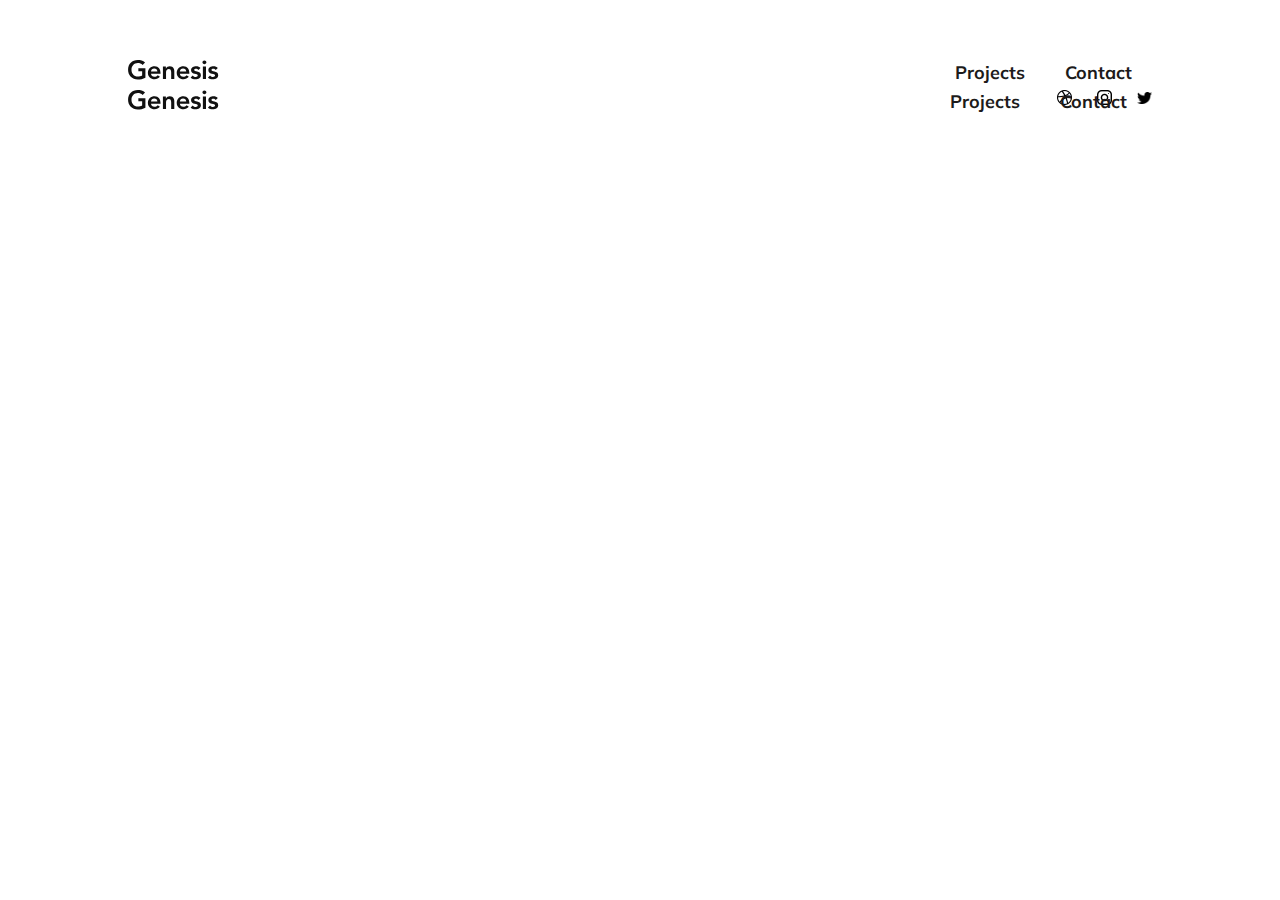
<file: index.html>
<!DOCTYPE html>
<html lang="en">
  <head>
    <meta charset="UTF-8" />
    <meta name="viewport" content="width=device-width, initial-scale=1.0" />
    <title>Assignment 11</title>
    <link rel="preconnect" href="https://fonts.googleapis.com" />
    <link rel="preconnect" href="https://fonts.gstatic.com" crossorigin />
    <link
      href="https://fonts.googleapis.com/css2?family=Mulish:ital,wght@0,200..1000;1,200..1000&display=swap"
      rel="stylesheet"
    />

    <link rel="stylesheet" href="styles/reset.css" />
    <link rel="stylesheet" href="styles/index.css" />
  </head>
  <body>
    <header class="header">
      <div class="header-main-logo">
        <a href="#"><img src="images/Logo.svg" alt="main-logo" /></a>
      </div>
      <nav class="header-main-navigation">
        <ul>
          <li><a href="pages/projects.html">Projects</a></li>
          <li><a href="pages/contact.html">Contact</a></li>
        </ul>
      </nav>
    </header>
    <main></main>
    <footer class="footer">
      <div class="header-main-logo">
        <a href="#"><img src="images/Logo.svg" alt="main-logo" /></a>
      </div>
      <nav class="footer-main-navigation">
        <ul>
          <li><a href="#">Projects</a></li>
          <li><a href="#">Contact</a></li>
        </ul>
      </nav>
      <div class="SM-links">
        <a href="#"
          ><img src="images/dribbble-logo.png" alt="dribble logo"
        /></a>
        <a href="#"
          ><img src="images/instagram-logo.png" alt="instagram logo"
        /></a>
        <a href="#"><img src="images/twitter-logo.png" alt="twitter logo" /></a>
      </div>
    </footer>
  </body>
</html>
</file>
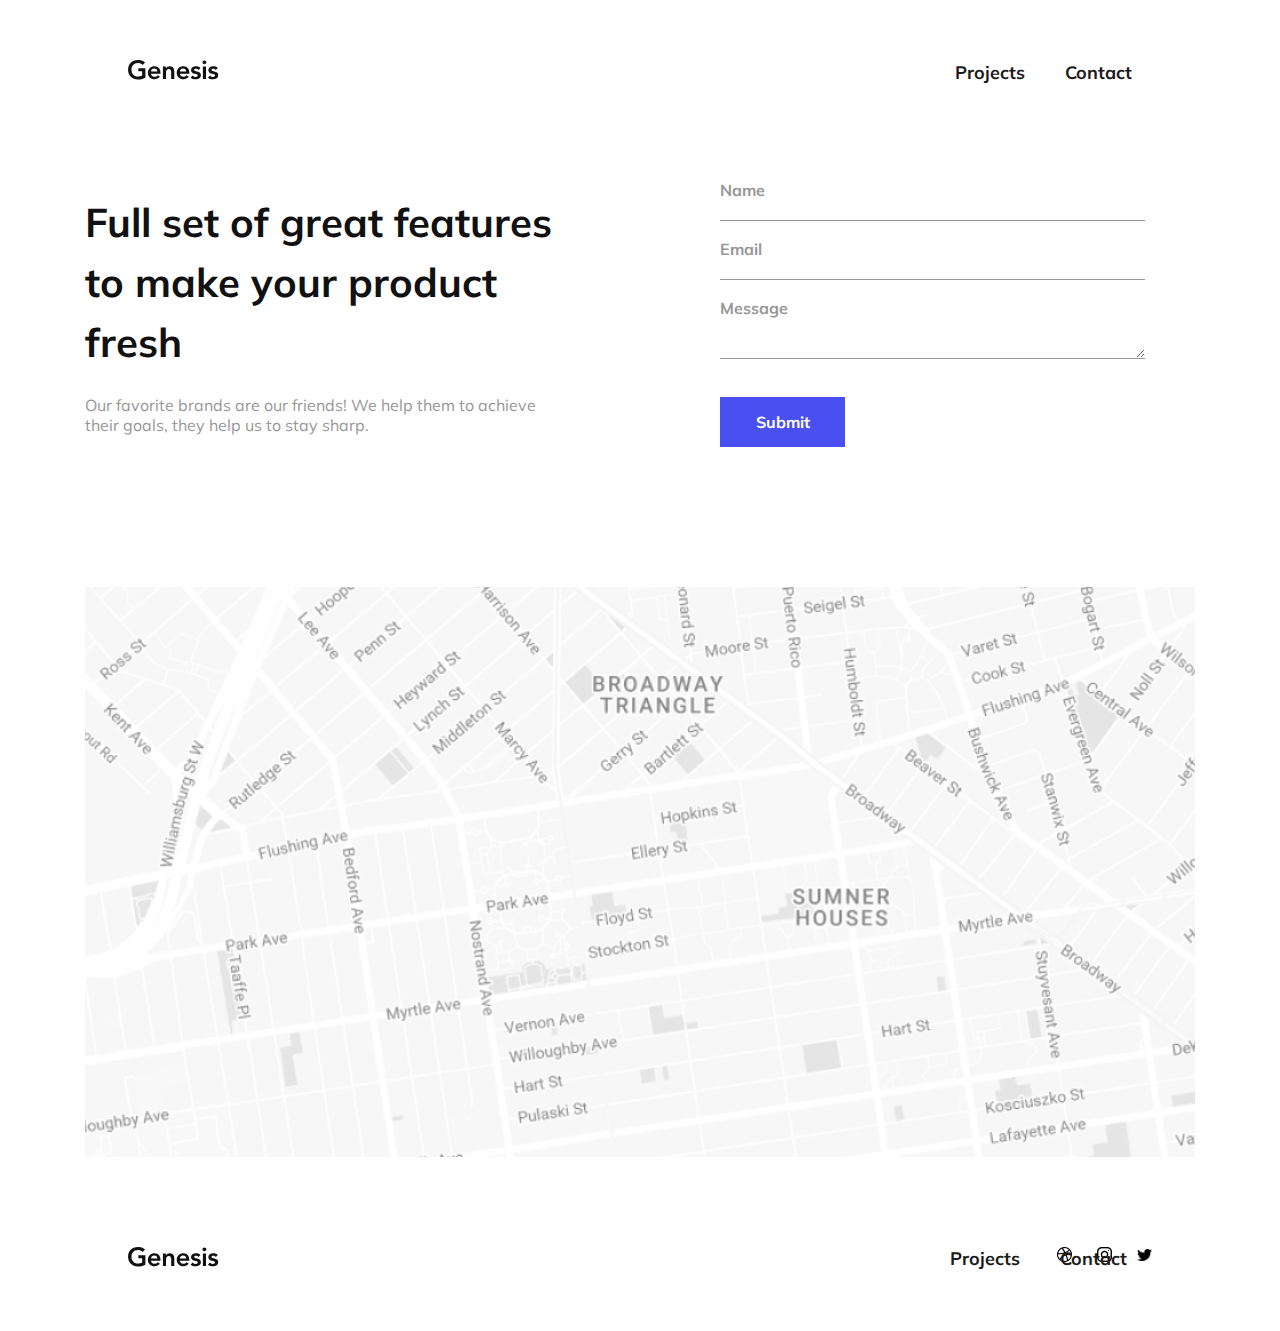
<file: pages/contact.html>
<!DOCTYPE html>
<html lang="en">
  <head>
    <meta charset="UTF-8" />
    <meta name="viewport" content="width=device-width, initial-scale=1.0" />
    <title>Contact</title>
    <link rel="preconnect" href="https://fonts.googleapis.com" />
    <link rel="preconnect" href="https://fonts.gstatic.com" crossorigin />
    <link
      href="https://fonts.googleapis.com/css2?family=Mulish:ital,wght@0,200..1000;1,200..1000&display=swap"
      rel="stylesheet"
    />

    <link rel="stylesheet" href="/styles/reset.css" />
    <link rel="stylesheet" href="/styles/index.css" />
  </head>
  <body>
    <header class="header">
      <div class="header-main-logo">
        <a href="/pages/landing.html"
          ><img src="/images/Logo.svg" alt="main-logo"
        /></a>
      </div>
      <nav class="header-main-navigation">
        <ul>
          <li><a href="/pages/projects.html">Projects</a></li>
          <li><a href="#">Contact</a></li>
        </ul>
      </nav>
    </header>

    <main>
      <div class="contact">
        <div class="contact-text">
          <h1>Full set of great features to make your product fresh</h1>
          <p>
            Our favorite brands are our friends! We help them to achieve their
            goals, they help us to stay sharp.
          </p>
        </div>
        <form action="example.html" method="get">
          <label for="name">Name</label>
          <input required type="text" id="name" name="name" />
          <br />
          <label for="name">Email</label>
          <input required type="email" id="email" name="email" />
          <br />
          <label for="massage">Message</label>
          <textarea required type="message" id="message" name="message">
          </textarea>
          <button>Submit</button>
        </form>
      </div>
      <img class="map" src="/images/Map.png" alt="map" />
    </main>

    <footer class="footer">
      <div class="header-main-logo">
        <a href="#"><img src="/images/Logo.svg" alt="main-logo" /></a>
      </div>
      <nav class="footer-main-navigation">
        <ul>
          <li><a href="#">Projects</a></li>
          <li><a href="#">Contact</a></li>
        </ul>
      </nav>
      <div class="SM-links">
        <a href="#"
          ><img src="/images/dribbble-logo.png" alt="dribble logo"
        /></a>
        <a href="#"
          ><img src="/images/instagram-logo.png" alt="instagram logo"
        /></a>
        <a href="#"
          ><img src="/images/twitter-logo.png" alt="twitter logo"
        /></a>
      </div>
    </footer>
  </body>
</html>
</file>
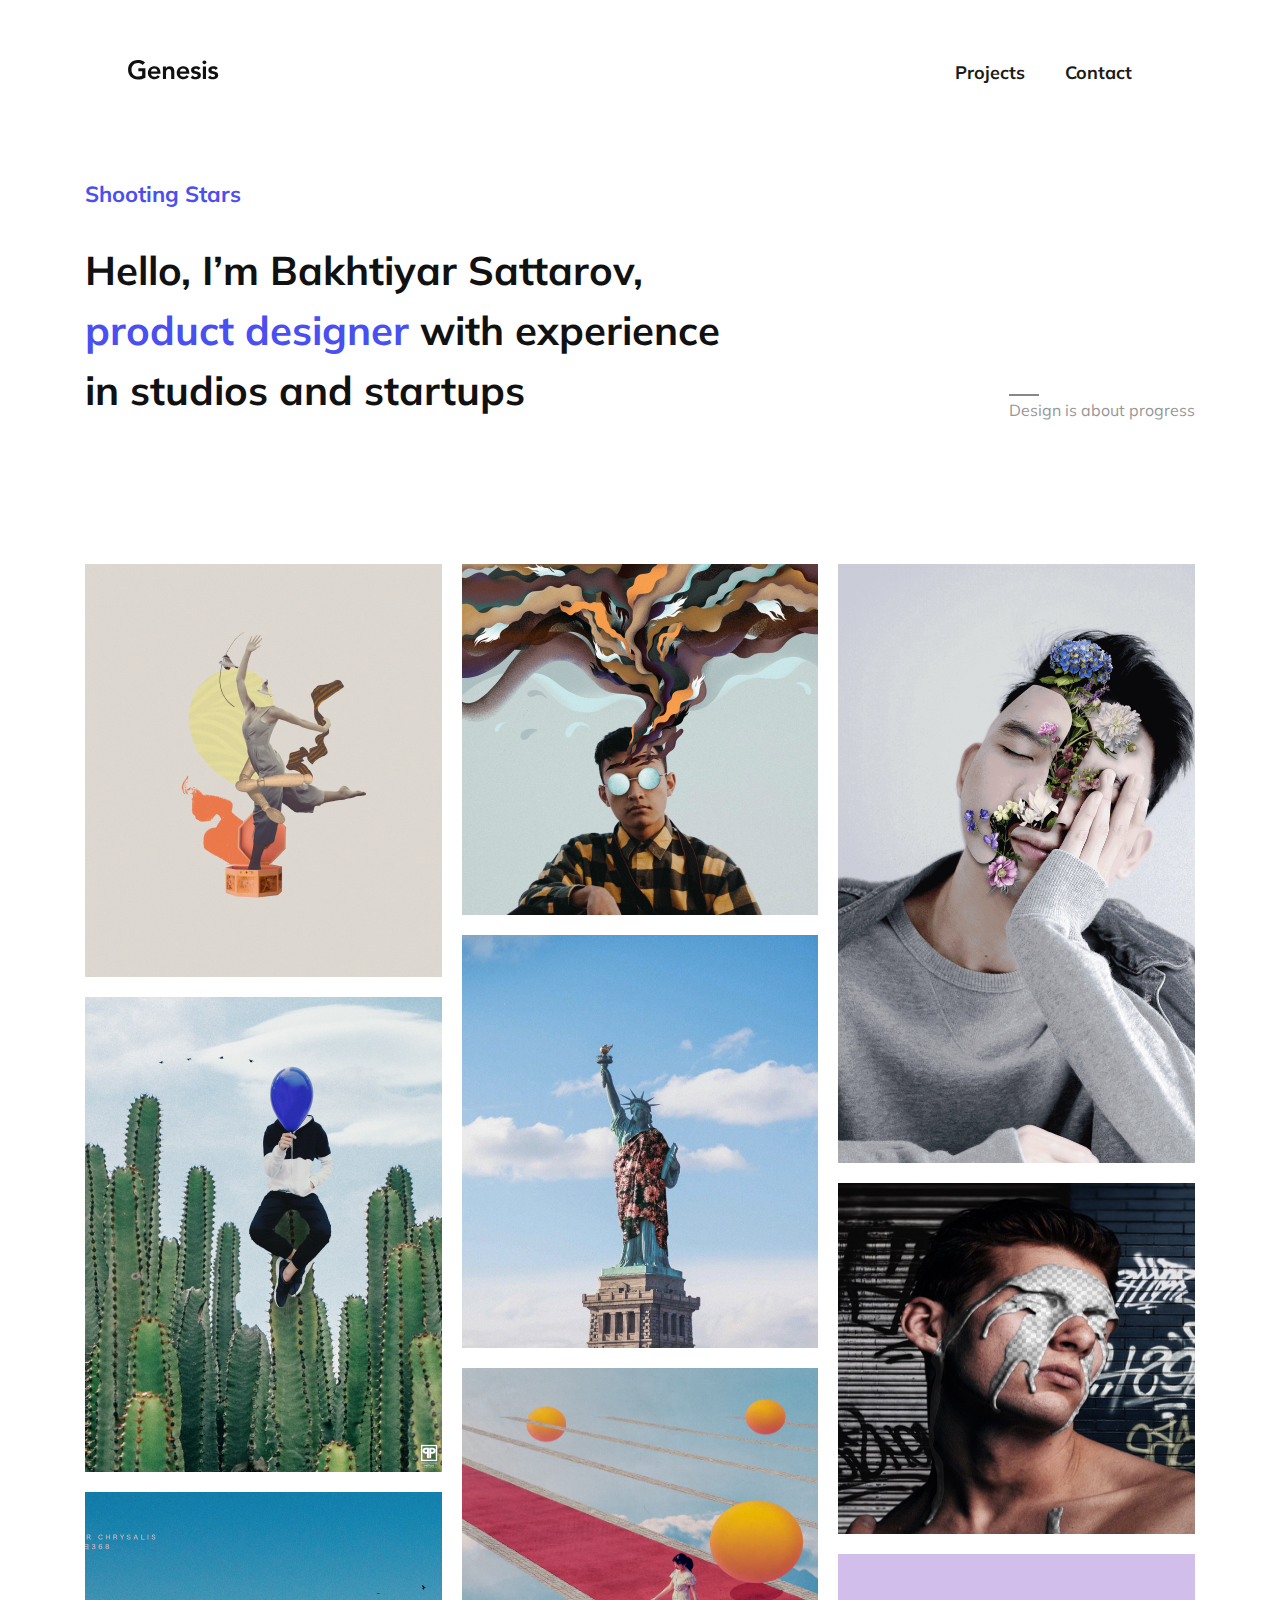
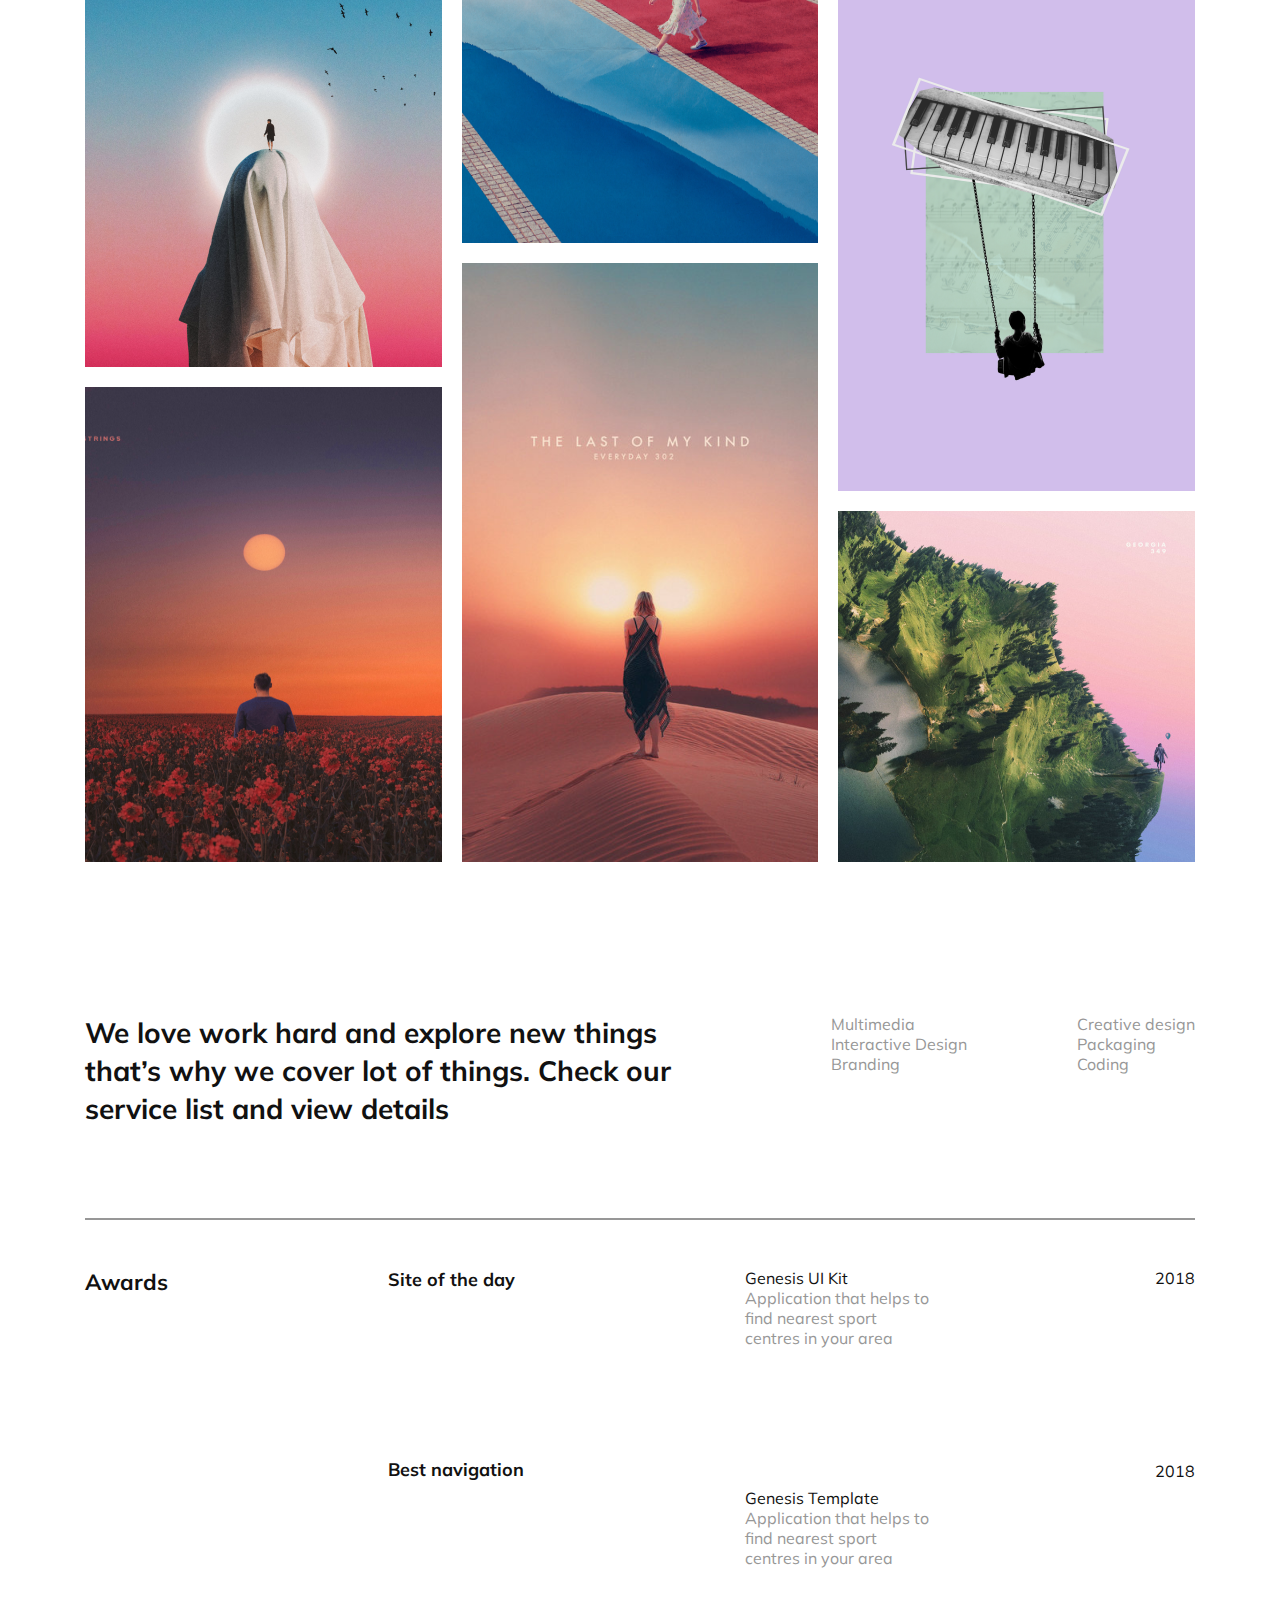
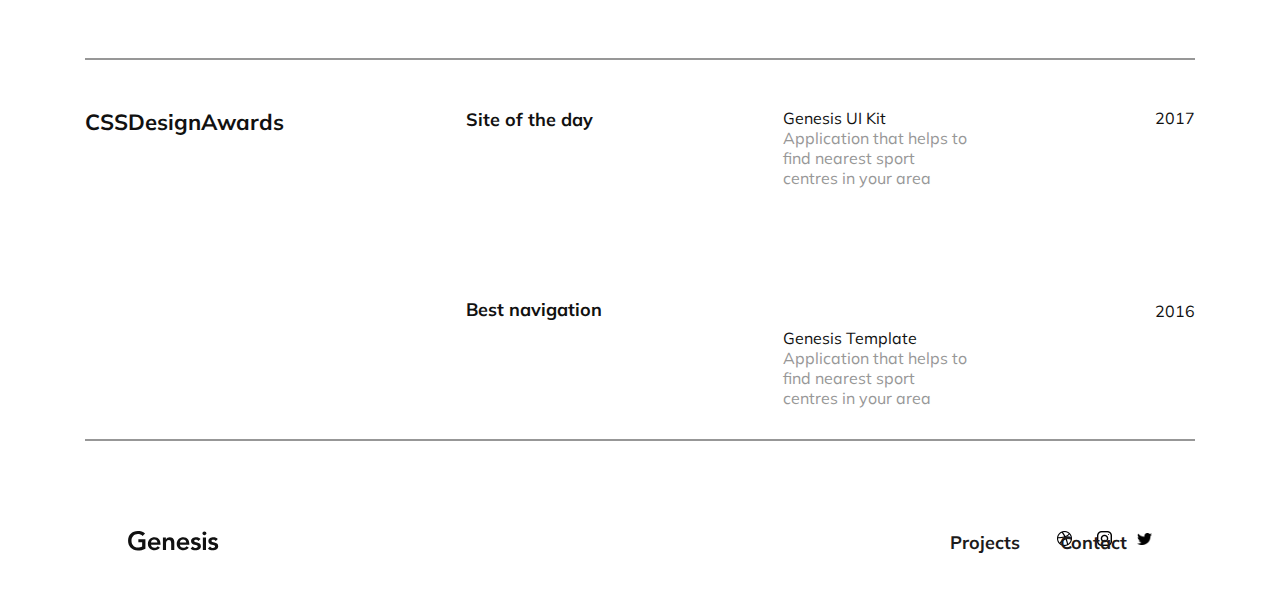
<file: pages/landing.html>
<!DOCTYPE html>
<html lang="en">
  <head>
    <meta charset="UTF-8" />
    <meta name="viewport" content="width=device-width, initial-scale=1.0" />
    <title>Genesis</title>
    <link rel="preconnect" href="https://fonts.googleapis.com" />
    <link rel="preconnect" href="https://fonts.gstatic.com" crossorigin />
    <link
      href="https://fonts.googleapis.com/css2?family=Mulish:ital,wght@0,200..1000;1,200..1000&display=swap"
      rel="stylesheet"
    />

    <link rel="stylesheet" href="/styles/reset.css" />
    <link rel="stylesheet" href="/styles/index.css" />
  </head>
  <body>
    <header class="header">
      <div class="header-main-logo">
        <a href="#"><img src="/images/Logo.svg" alt="main-logo" /></a>
      </div>
      <nav class="header-main-navigation">
        <ul>
          <li><a href="/pages/projects.html">Projects</a></li>
          <li><a href="/pages/contact.html">Contact</a></li>
        </ul>
      </nav>
    </header>

    <main>
      <div class="card1">
        <div class="value-1-left">
          <h3>Shooting Stars</h3>
          <h1>
            Hello, I’m Bakhtiyar Sattarov,
            <span class="blue-dye"> product designer</span> with experience in
            studios and startups
          </h1>
        </div>
        <div class="value-1-right">
          <img src="/images/Rectangle.svg" alt="line" />
          <p>Design is about progress</p>
        </div>
      </div>
      <div class="grid-container">
        <img class="grid-img1" src="/images/image1.png" alt="" />
        <img class="grid-img2" src="/images/image2.png" alt="" />
        <img class="grid-img3" src="/images/image3.png" alt="" />
        <img class="grid-img4" src="/images/image4.png" alt="" />
        <img class="grid-img5" src="/images/image5.png" alt="" />
        <img class="grid-img6" src="/images/image6.png" alt="" />
        <img class="grid-img7" src="/images/image7.png" alt="" />
        <img class="grid-img8" src="/images/image8.png" alt="" />
        <img class="grid-img9" src="/images/image9.png" alt="" />
        <img class="grid-img10" src="/images/image10.png" alt="" />
        <img class="grid-img11" src="/images/image11.png" alt="" />
        <img class="grid-img12" src="/images/image12.png" alt="" />
      </div>

      <div class="card2">
        <div class="value-1-left">
          <h2>
            We love work hard and explore new things that’s why we cover lot of
            things. Check our service list and view details
          </h2>
        </div>
        <div class="value-1-right">
          <ul>
            <p>Multimedia</p>
            <p>Interactive Design</p>
            <p>Branding</p>
          </ul>
        </div>
        <div class="value-1-right">
          <ul>
            <p>Creative design</p>
            <p>Packaging</p>
            <p>Coding</p>
          </ul>
        </div>
      </div>
      <div class="value-4">
        <h4>Awards</h4>
        <div class="value-4-topic">
          <h5>Site of the day</h5>
          <h5>Best navigation</h5>
        </div>
        <div class="value-4-about">
          <div class="value-4-card">
            <h6>Genesis UI Kit</h6>
            <p>
              Application that helps to find nearest sport centres in your area
            </p>
          </div>
          <div class="value-4-card">
            <h6>Genesis Template</h6>
            <p>
              Application that helps to find nearest sport centres in your area
            </p>
          </div>
        </div>
        <div class="value-4-year">
          <h6>2018</h6>
          <h6>2018</h6>
        </div>
      </div>
      <div class="value-4">
        <h4>CSSDesignAwards</h4>
        <div class="value-4-topic">
          <h5>Site of the day</h5>
          <h5>Best navigation</h5>
        </div>
        <div class="value-4-about">
          <div class="value-4-card">
            <h6>Genesis UI Kit</h6>
            <p>
              Application that helps to find nearest sport centres in your area
            </p>
          </div>
          <div class="value-4-card">
            <h6>Genesis Template</h6>
            <p>
              Application that helps to find nearest sport centres in your area
            </p>
          </div>
        </div>
        <div class="value-4-year">
          <h6>2017</h6>
          <h6>2016</h6>
        </div>
        <div class="endline"></div>
      </div>
    </main>

    <footer class="footer">
      <div class="header-main-logo">
        <a href="#"><img src="/images/Logo.svg" alt="main-logo" /></a>
      </div>
      <nav class="footer-main-navigation">
        <ul>
          <li><a href="#">Projects</a></li>
          <li><a href="#">Contact</a></li>
        </ul>
      </nav>
      <div class="SM-links">
        <a href="#"
          ><img src="/images/dribbble-logo.png" alt="dribble logo"
        /></a>
        <a href="#"
          ><img src="/images/instagram-logo.png" alt="instagram logo"
        /></a>
        <a href="#"
          ><img src="/images/twitter-logo.png" alt="twitter logo"
        /></a>
      </div>
    </footer>
  </body>
</html>
</file>
<file: styles/index.css>
h1 {
  font-family: "Mulish", sans-serif;
  font-optical-sizing: auto;
  font-weight: 700;
  font-style: normal;
  line-height: 60px;
  font-size: 40px;
  color: #111111;
}

h2 {
  font-family: "Mulish", sans-serif;
  font-optical-sizing: auto;
  font-weight: 700;
  font-style: normal;
  line-height: 38px;
  font-size: 28px;
  color: #111111;
}

h3 {
  font-family: "Mulish", sans-serif;
  font-optical-sizing: auto;
  font-weight: 700;
  font-style: normal;
  font-size: 22px;
  color: #4A4FF2;
  margin-bottom: 32px;
}

h4 {
  font-family: "Mulish", sans-serif;
  font-optical-sizing: auto;
  font-weight: 700;
  font-style: normal;
  font-size: 22px;
  color: #111111;
}

h5 {
  font-family: "Mulish", sans-serif;
  font-optical-sizing: auto;
  font-weight: 700;
  font-style: normal;
  font-size: 18px;
  color: #111111;
}

h6 {
  font-family: "Mulish", sans-serif;
  font-optical-sizing: auto;
  font-weight: 400;
  font-style: normal;
  color: #111111;
  font-size: 16px;
}

p {
  font-family: "Mulish", sans-serif;
  font-optical-sizing: auto;
  font-weight: 400;
  font-style: normal;
  color: #979797;
  font-size: 16px;
}

.header {
  position: absolute;
  top: 0%;
  width: 100%;
  height: 84px;
  background-color: none;
  display: -webkit-box;
  display: -ms-flexbox;
  display: flex;
  -webkit-box-orient: horizontal;
  -webkit-box-direction: normal;
      -ms-flex-direction: row;
          flex-direction: row;
  -ms-flex-wrap: nowrap;
      flex-wrap: nowrap;
  -webkit-box-pack: justify;
      -ms-flex-pack: justify;
          justify-content: space-between;
  -webkit-box-align: end;
      -ms-flex-align: end;
          align-items: flex-end;
  margin-bottom: 144px;
}

.header-main-logo {
  width: -webkit-fit-content;
  width: -moz-fit-content;
  width: fit-content;
  padding-left: 128px;
  display: -webkit-box;
  display: -ms-flexbox;
  display: flex;
  position: relative;
}

.header-main-navigation {
  position: relative;
  right: 128px;
  display: -webkit-box;
  display: -ms-flexbox;
  display: flex;
  width: -webkit-fit-content;
  width: -moz-fit-content;
  width: fit-content;
}

.header-main-navigation ul {
  display: inline;
}

.header-main-navigation ul li {
  display: inline;
  float: left;
}

.header-main-navigation ul li a {
  padding: 0px 20px 0px 20px;
  font-size: 18px;
  color: #1c1b1b;
  font-family: "Mulish", sans-serif;
  font-optical-sizing: auto;
  font-weight: 700;
  font-style: normal;
}

main {
  display: -webkit-box;
  display: -ms-flexbox;
  display: flex;
  -webkit-box-orient: vertical;
  -webkit-box-direction: normal;
      -ms-flex-direction: column;
          flex-direction: column;
  -webkit-box-align: center;
      -ms-flex-align: center;
          align-items: center;
  -webkit-box-pack: center;
      -ms-flex-pack: center;
          justify-content: center;
}

a, button {
  cursor: pointer;
}

.blue-dye {
  color: #4A4FF2;
}

.card1 {
  width: 1110px;
  display: -webkit-box;
  display: -ms-flexbox;
  display: flex;
  -webkit-box-align: end;
      -ms-flex-align: end;
          align-items: flex-end;
  -webkit-box-pack: justify;
      -ms-flex-pack: justify;
          justify-content: space-between;
  margin-top: 180px;
}

.card2 {
  width: 1110px;
  display: -webkit-box;
  display: -ms-flexbox;
  display: flex;
  -webkit-box-align: start;
      -ms-flex-align: start;
          align-items: flex-start;
  -webkit-box-pack: justify;
      -ms-flex-pack: justify;
          justify-content: space-between;
  margin-top: 90px;
}

.value-1-left {
  max-width: 635px;
}

.grid-container {
  margin-top: 144px;
  -webkit-box-pack: center;
      -ms-flex-pack: center;
          justify-content: center;
  max-width: 1110px;
  max-height: 1960px;
  display: -ms-grid;
  display: grid;
  -ms-grid-columns: 1fr 20px 1fr 20px 1fr 20px 1fr 20px 1fr 20px 1fr 20px 1fr 20px 1fr 20px 1fr;
  grid-template-columns: repeat(9, 1fr);
  -ms-grid-rows: 1fr 20px 1fr 20px 1fr 20px 1fr 20px 1fr 20px 1fr 20px 1fr 20px 1fr 20px 1fr 20px 1fr 20px 1fr 20px 1fr 20px 1fr 20px 1fr 20px 1fr 20px 1fr 20px 1fr 20px 1fr 20px 1fr 20px 1fr 20px 1fr 20px 1fr 20px 1fr 20px 1fr 20px 1fr 20px 1fr 20px 1fr 20px 1fr 20px 1fr 20px 1fr 20px 1fr 20px 1fr;
  grid-template-rows: repeat(32, 1fr);
  grid-row-gap: 20px;
  grid-column-gap: 20px;
}

.grid-container > *:nth-child(1) {
  -ms-grid-row: 1;
  -ms-grid-column: 1;
}

.grid-container > *:nth-child(2) {
  -ms-grid-row: 1;
  -ms-grid-column: 3;
}

.grid-container > *:nth-child(3) {
  -ms-grid-row: 1;
  -ms-grid-column: 5;
}

.grid-container > *:nth-child(4) {
  -ms-grid-row: 1;
  -ms-grid-column: 7;
}

.grid-container > *:nth-child(5) {
  -ms-grid-row: 1;
  -ms-grid-column: 9;
}

.grid-container > *:nth-child(6) {
  -ms-grid-row: 1;
  -ms-grid-column: 11;
}

.grid-container > *:nth-child(7) {
  -ms-grid-row: 1;
  -ms-grid-column: 13;
}

.grid-container > *:nth-child(8) {
  -ms-grid-row: 1;
  -ms-grid-column: 15;
}

.grid-container > *:nth-child(9) {
  -ms-grid-row: 1;
  -ms-grid-column: 17;
}

.grid-container > *:nth-child(10) {
  -ms-grid-row: 3;
  -ms-grid-column: 1;
}

.grid-container > *:nth-child(11) {
  -ms-grid-row: 3;
  -ms-grid-column: 3;
}

.grid-container > *:nth-child(12) {
  -ms-grid-row: 3;
  -ms-grid-column: 5;
}

.grid-container > *:nth-child(13) {
  -ms-grid-row: 3;
  -ms-grid-column: 7;
}

.grid-container > *:nth-child(14) {
  -ms-grid-row: 3;
  -ms-grid-column: 9;
}

.grid-container > *:nth-child(15) {
  -ms-grid-row: 3;
  -ms-grid-column: 11;
}

.grid-container > *:nth-child(16) {
  -ms-grid-row: 3;
  -ms-grid-column: 13;
}

.grid-container > *:nth-child(17) {
  -ms-grid-row: 3;
  -ms-grid-column: 15;
}

.grid-container > *:nth-child(18) {
  -ms-grid-row: 3;
  -ms-grid-column: 17;
}

.grid-container > *:nth-child(19) {
  -ms-grid-row: 5;
  -ms-grid-column: 1;
}

.grid-container > *:nth-child(20) {
  -ms-grid-row: 5;
  -ms-grid-column: 3;
}

.grid-container > *:nth-child(21) {
  -ms-grid-row: 5;
  -ms-grid-column: 5;
}

.grid-container > *:nth-child(22) {
  -ms-grid-row: 5;
  -ms-grid-column: 7;
}

.grid-container > *:nth-child(23) {
  -ms-grid-row: 5;
  -ms-grid-column: 9;
}

.grid-container > *:nth-child(24) {
  -ms-grid-row: 5;
  -ms-grid-column: 11;
}

.grid-container > *:nth-child(25) {
  -ms-grid-row: 5;
  -ms-grid-column: 13;
}

.grid-container > *:nth-child(26) {
  -ms-grid-row: 5;
  -ms-grid-column: 15;
}

.grid-container > *:nth-child(27) {
  -ms-grid-row: 5;
  -ms-grid-column: 17;
}

.grid-container > *:nth-child(28) {
  -ms-grid-row: 7;
  -ms-grid-column: 1;
}

.grid-container > *:nth-child(29) {
  -ms-grid-row: 7;
  -ms-grid-column: 3;
}

.grid-container > *:nth-child(30) {
  -ms-grid-row: 7;
  -ms-grid-column: 5;
}

.grid-container > *:nth-child(31) {
  -ms-grid-row: 7;
  -ms-grid-column: 7;
}

.grid-container > *:nth-child(32) {
  -ms-grid-row: 7;
  -ms-grid-column: 9;
}

.grid-container > *:nth-child(33) {
  -ms-grid-row: 7;
  -ms-grid-column: 11;
}

.grid-container > *:nth-child(34) {
  -ms-grid-row: 7;
  -ms-grid-column: 13;
}

.grid-container > *:nth-child(35) {
  -ms-grid-row: 7;
  -ms-grid-column: 15;
}

.grid-container > *:nth-child(36) {
  -ms-grid-row: 7;
  -ms-grid-column: 17;
}

.grid-container > *:nth-child(37) {
  -ms-grid-row: 9;
  -ms-grid-column: 1;
}

.grid-container > *:nth-child(38) {
  -ms-grid-row: 9;
  -ms-grid-column: 3;
}

.grid-container > *:nth-child(39) {
  -ms-grid-row: 9;
  -ms-grid-column: 5;
}

.grid-container > *:nth-child(40) {
  -ms-grid-row: 9;
  -ms-grid-column: 7;
}

.grid-container > *:nth-child(41) {
  -ms-grid-row: 9;
  -ms-grid-column: 9;
}

.grid-container > *:nth-child(42) {
  -ms-grid-row: 9;
  -ms-grid-column: 11;
}

.grid-container > *:nth-child(43) {
  -ms-grid-row: 9;
  -ms-grid-column: 13;
}

.grid-container > *:nth-child(44) {
  -ms-grid-row: 9;
  -ms-grid-column: 15;
}

.grid-container > *:nth-child(45) {
  -ms-grid-row: 9;
  -ms-grid-column: 17;
}

.grid-container > *:nth-child(46) {
  -ms-grid-row: 11;
  -ms-grid-column: 1;
}

.grid-container > *:nth-child(47) {
  -ms-grid-row: 11;
  -ms-grid-column: 3;
}

.grid-container > *:nth-child(48) {
  -ms-grid-row: 11;
  -ms-grid-column: 5;
}

.grid-container > *:nth-child(49) {
  -ms-grid-row: 11;
  -ms-grid-column: 7;
}

.grid-container > *:nth-child(50) {
  -ms-grid-row: 11;
  -ms-grid-column: 9;
}

.grid-container > *:nth-child(51) {
  -ms-grid-row: 11;
  -ms-grid-column: 11;
}

.grid-container > *:nth-child(52) {
  -ms-grid-row: 11;
  -ms-grid-column: 13;
}

.grid-container > *:nth-child(53) {
  -ms-grid-row: 11;
  -ms-grid-column: 15;
}

.grid-container > *:nth-child(54) {
  -ms-grid-row: 11;
  -ms-grid-column: 17;
}

.grid-container > *:nth-child(55) {
  -ms-grid-row: 13;
  -ms-grid-column: 1;
}

.grid-container > *:nth-child(56) {
  -ms-grid-row: 13;
  -ms-grid-column: 3;
}

.grid-container > *:nth-child(57) {
  -ms-grid-row: 13;
  -ms-grid-column: 5;
}

.grid-container > *:nth-child(58) {
  -ms-grid-row: 13;
  -ms-grid-column: 7;
}

.grid-container > *:nth-child(59) {
  -ms-grid-row: 13;
  -ms-grid-column: 9;
}

.grid-container > *:nth-child(60) {
  -ms-grid-row: 13;
  -ms-grid-column: 11;
}

.grid-container > *:nth-child(61) {
  -ms-grid-row: 13;
  -ms-grid-column: 13;
}

.grid-container > *:nth-child(62) {
  -ms-grid-row: 13;
  -ms-grid-column: 15;
}

.grid-container > *:nth-child(63) {
  -ms-grid-row: 13;
  -ms-grid-column: 17;
}

.grid-container > *:nth-child(64) {
  -ms-grid-row: 15;
  -ms-grid-column: 1;
}

.grid-container > *:nth-child(65) {
  -ms-grid-row: 15;
  -ms-grid-column: 3;
}

.grid-container > *:nth-child(66) {
  -ms-grid-row: 15;
  -ms-grid-column: 5;
}

.grid-container > *:nth-child(67) {
  -ms-grid-row: 15;
  -ms-grid-column: 7;
}

.grid-container > *:nth-child(68) {
  -ms-grid-row: 15;
  -ms-grid-column: 9;
}

.grid-container > *:nth-child(69) {
  -ms-grid-row: 15;
  -ms-grid-column: 11;
}

.grid-container > *:nth-child(70) {
  -ms-grid-row: 15;
  -ms-grid-column: 13;
}

.grid-container > *:nth-child(71) {
  -ms-grid-row: 15;
  -ms-grid-column: 15;
}

.grid-container > *:nth-child(72) {
  -ms-grid-row: 15;
  -ms-grid-column: 17;
}

.grid-container > *:nth-child(73) {
  -ms-grid-row: 17;
  -ms-grid-column: 1;
}

.grid-container > *:nth-child(74) {
  -ms-grid-row: 17;
  -ms-grid-column: 3;
}

.grid-container > *:nth-child(75) {
  -ms-grid-row: 17;
  -ms-grid-column: 5;
}

.grid-container > *:nth-child(76) {
  -ms-grid-row: 17;
  -ms-grid-column: 7;
}

.grid-container > *:nth-child(77) {
  -ms-grid-row: 17;
  -ms-grid-column: 9;
}

.grid-container > *:nth-child(78) {
  -ms-grid-row: 17;
  -ms-grid-column: 11;
}

.grid-container > *:nth-child(79) {
  -ms-grid-row: 17;
  -ms-grid-column: 13;
}

.grid-container > *:nth-child(80) {
  -ms-grid-row: 17;
  -ms-grid-column: 15;
}

.grid-container > *:nth-child(81) {
  -ms-grid-row: 17;
  -ms-grid-column: 17;
}

.grid-container > *:nth-child(82) {
  -ms-grid-row: 19;
  -ms-grid-column: 1;
}

.grid-container > *:nth-child(83) {
  -ms-grid-row: 19;
  -ms-grid-column: 3;
}

.grid-container > *:nth-child(84) {
  -ms-grid-row: 19;
  -ms-grid-column: 5;
}

.grid-container > *:nth-child(85) {
  -ms-grid-row: 19;
  -ms-grid-column: 7;
}

.grid-container > *:nth-child(86) {
  -ms-grid-row: 19;
  -ms-grid-column: 9;
}

.grid-container > *:nth-child(87) {
  -ms-grid-row: 19;
  -ms-grid-column: 11;
}

.grid-container > *:nth-child(88) {
  -ms-grid-row: 19;
  -ms-grid-column: 13;
}

.grid-container > *:nth-child(89) {
  -ms-grid-row: 19;
  -ms-grid-column: 15;
}

.grid-container > *:nth-child(90) {
  -ms-grid-row: 19;
  -ms-grid-column: 17;
}

.grid-container > *:nth-child(91) {
  -ms-grid-row: 21;
  -ms-grid-column: 1;
}

.grid-container > *:nth-child(92) {
  -ms-grid-row: 21;
  -ms-grid-column: 3;
}

.grid-container > *:nth-child(93) {
  -ms-grid-row: 21;
  -ms-grid-column: 5;
}

.grid-container > *:nth-child(94) {
  -ms-grid-row: 21;
  -ms-grid-column: 7;
}

.grid-container > *:nth-child(95) {
  -ms-grid-row: 21;
  -ms-grid-column: 9;
}

.grid-container > *:nth-child(96) {
  -ms-grid-row: 21;
  -ms-grid-column: 11;
}

.grid-container > *:nth-child(97) {
  -ms-grid-row: 21;
  -ms-grid-column: 13;
}

.grid-container > *:nth-child(98) {
  -ms-grid-row: 21;
  -ms-grid-column: 15;
}

.grid-container > *:nth-child(99) {
  -ms-grid-row: 21;
  -ms-grid-column: 17;
}

.grid-container > *:nth-child(100) {
  -ms-grid-row: 23;
  -ms-grid-column: 1;
}

.grid-container > *:nth-child(101) {
  -ms-grid-row: 23;
  -ms-grid-column: 3;
}

.grid-container > *:nth-child(102) {
  -ms-grid-row: 23;
  -ms-grid-column: 5;
}

.grid-container > *:nth-child(103) {
  -ms-grid-row: 23;
  -ms-grid-column: 7;
}

.grid-container > *:nth-child(104) {
  -ms-grid-row: 23;
  -ms-grid-column: 9;
}

.grid-container > *:nth-child(105) {
  -ms-grid-row: 23;
  -ms-grid-column: 11;
}

.grid-container > *:nth-child(106) {
  -ms-grid-row: 23;
  -ms-grid-column: 13;
}

.grid-container > *:nth-child(107) {
  -ms-grid-row: 23;
  -ms-grid-column: 15;
}

.grid-container > *:nth-child(108) {
  -ms-grid-row: 23;
  -ms-grid-column: 17;
}

.grid-container > *:nth-child(109) {
  -ms-grid-row: 25;
  -ms-grid-column: 1;
}

.grid-container > *:nth-child(110) {
  -ms-grid-row: 25;
  -ms-grid-column: 3;
}

.grid-container > *:nth-child(111) {
  -ms-grid-row: 25;
  -ms-grid-column: 5;
}

.grid-container > *:nth-child(112) {
  -ms-grid-row: 25;
  -ms-grid-column: 7;
}

.grid-container > *:nth-child(113) {
  -ms-grid-row: 25;
  -ms-grid-column: 9;
}

.grid-container > *:nth-child(114) {
  -ms-grid-row: 25;
  -ms-grid-column: 11;
}

.grid-container > *:nth-child(115) {
  -ms-grid-row: 25;
  -ms-grid-column: 13;
}

.grid-container > *:nth-child(116) {
  -ms-grid-row: 25;
  -ms-grid-column: 15;
}

.grid-container > *:nth-child(117) {
  -ms-grid-row: 25;
  -ms-grid-column: 17;
}

.grid-container > *:nth-child(118) {
  -ms-grid-row: 27;
  -ms-grid-column: 1;
}

.grid-container > *:nth-child(119) {
  -ms-grid-row: 27;
  -ms-grid-column: 3;
}

.grid-container > *:nth-child(120) {
  -ms-grid-row: 27;
  -ms-grid-column: 5;
}

.grid-container > *:nth-child(121) {
  -ms-grid-row: 27;
  -ms-grid-column: 7;
}

.grid-container > *:nth-child(122) {
  -ms-grid-row: 27;
  -ms-grid-column: 9;
}

.grid-container > *:nth-child(123) {
  -ms-grid-row: 27;
  -ms-grid-column: 11;
}

.grid-container > *:nth-child(124) {
  -ms-grid-row: 27;
  -ms-grid-column: 13;
}

.grid-container > *:nth-child(125) {
  -ms-grid-row: 27;
  -ms-grid-column: 15;
}

.grid-container > *:nth-child(126) {
  -ms-grid-row: 27;
  -ms-grid-column: 17;
}

.grid-container > *:nth-child(127) {
  -ms-grid-row: 29;
  -ms-grid-column: 1;
}

.grid-container > *:nth-child(128) {
  -ms-grid-row: 29;
  -ms-grid-column: 3;
}

.grid-container > *:nth-child(129) {
  -ms-grid-row: 29;
  -ms-grid-column: 5;
}

.grid-container > *:nth-child(130) {
  -ms-grid-row: 29;
  -ms-grid-column: 7;
}

.grid-container > *:nth-child(131) {
  -ms-grid-row: 29;
  -ms-grid-column: 9;
}

.grid-container > *:nth-child(132) {
  -ms-grid-row: 29;
  -ms-grid-column: 11;
}

.grid-container > *:nth-child(133) {
  -ms-grid-row: 29;
  -ms-grid-column: 13;
}

.grid-container > *:nth-child(134) {
  -ms-grid-row: 29;
  -ms-grid-column: 15;
}

.grid-container > *:nth-child(135) {
  -ms-grid-row: 29;
  -ms-grid-column: 17;
}

.grid-container > *:nth-child(136) {
  -ms-grid-row: 31;
  -ms-grid-column: 1;
}

.grid-container > *:nth-child(137) {
  -ms-grid-row: 31;
  -ms-grid-column: 3;
}

.grid-container > *:nth-child(138) {
  -ms-grid-row: 31;
  -ms-grid-column: 5;
}

.grid-container > *:nth-child(139) {
  -ms-grid-row: 31;
  -ms-grid-column: 7;
}

.grid-container > *:nth-child(140) {
  -ms-grid-row: 31;
  -ms-grid-column: 9;
}

.grid-container > *:nth-child(141) {
  -ms-grid-row: 31;
  -ms-grid-column: 11;
}

.grid-container > *:nth-child(142) {
  -ms-grid-row: 31;
  -ms-grid-column: 13;
}

.grid-container > *:nth-child(143) {
  -ms-grid-row: 31;
  -ms-grid-column: 15;
}

.grid-container > *:nth-child(144) {
  -ms-grid-row: 31;
  -ms-grid-column: 17;
}

.grid-container > *:nth-child(145) {
  -ms-grid-row: 33;
  -ms-grid-column: 1;
}

.grid-container > *:nth-child(146) {
  -ms-grid-row: 33;
  -ms-grid-column: 3;
}

.grid-container > *:nth-child(147) {
  -ms-grid-row: 33;
  -ms-grid-column: 5;
}

.grid-container > *:nth-child(148) {
  -ms-grid-row: 33;
  -ms-grid-column: 7;
}

.grid-container > *:nth-child(149) {
  -ms-grid-row: 33;
  -ms-grid-column: 9;
}

.grid-container > *:nth-child(150) {
  -ms-grid-row: 33;
  -ms-grid-column: 11;
}

.grid-container > *:nth-child(151) {
  -ms-grid-row: 33;
  -ms-grid-column: 13;
}

.grid-container > *:nth-child(152) {
  -ms-grid-row: 33;
  -ms-grid-column: 15;
}

.grid-container > *:nth-child(153) {
  -ms-grid-row: 33;
  -ms-grid-column: 17;
}

.grid-container > *:nth-child(154) {
  -ms-grid-row: 35;
  -ms-grid-column: 1;
}

.grid-container > *:nth-child(155) {
  -ms-grid-row: 35;
  -ms-grid-column: 3;
}

.grid-container > *:nth-child(156) {
  -ms-grid-row: 35;
  -ms-grid-column: 5;
}

.grid-container > *:nth-child(157) {
  -ms-grid-row: 35;
  -ms-grid-column: 7;
}

.grid-container > *:nth-child(158) {
  -ms-grid-row: 35;
  -ms-grid-column: 9;
}

.grid-container > *:nth-child(159) {
  -ms-grid-row: 35;
  -ms-grid-column: 11;
}

.grid-container > *:nth-child(160) {
  -ms-grid-row: 35;
  -ms-grid-column: 13;
}

.grid-container > *:nth-child(161) {
  -ms-grid-row: 35;
  -ms-grid-column: 15;
}

.grid-container > *:nth-child(162) {
  -ms-grid-row: 35;
  -ms-grid-column: 17;
}

.grid-container > *:nth-child(163) {
  -ms-grid-row: 37;
  -ms-grid-column: 1;
}

.grid-container > *:nth-child(164) {
  -ms-grid-row: 37;
  -ms-grid-column: 3;
}

.grid-container > *:nth-child(165) {
  -ms-grid-row: 37;
  -ms-grid-column: 5;
}

.grid-container > *:nth-child(166) {
  -ms-grid-row: 37;
  -ms-grid-column: 7;
}

.grid-container > *:nth-child(167) {
  -ms-grid-row: 37;
  -ms-grid-column: 9;
}

.grid-container > *:nth-child(168) {
  -ms-grid-row: 37;
  -ms-grid-column: 11;
}

.grid-container > *:nth-child(169) {
  -ms-grid-row: 37;
  -ms-grid-column: 13;
}

.grid-container > *:nth-child(170) {
  -ms-grid-row: 37;
  -ms-grid-column: 15;
}

.grid-container > *:nth-child(171) {
  -ms-grid-row: 37;
  -ms-grid-column: 17;
}

.grid-container > *:nth-child(172) {
  -ms-grid-row: 39;
  -ms-grid-column: 1;
}

.grid-container > *:nth-child(173) {
  -ms-grid-row: 39;
  -ms-grid-column: 3;
}

.grid-container > *:nth-child(174) {
  -ms-grid-row: 39;
  -ms-grid-column: 5;
}

.grid-container > *:nth-child(175) {
  -ms-grid-row: 39;
  -ms-grid-column: 7;
}

.grid-container > *:nth-child(176) {
  -ms-grid-row: 39;
  -ms-grid-column: 9;
}

.grid-container > *:nth-child(177) {
  -ms-grid-row: 39;
  -ms-grid-column: 11;
}

.grid-container > *:nth-child(178) {
  -ms-grid-row: 39;
  -ms-grid-column: 13;
}

.grid-container > *:nth-child(179) {
  -ms-grid-row: 39;
  -ms-grid-column: 15;
}

.grid-container > *:nth-child(180) {
  -ms-grid-row: 39;
  -ms-grid-column: 17;
}

.grid-container > *:nth-child(181) {
  -ms-grid-row: 41;
  -ms-grid-column: 1;
}

.grid-container > *:nth-child(182) {
  -ms-grid-row: 41;
  -ms-grid-column: 3;
}

.grid-container > *:nth-child(183) {
  -ms-grid-row: 41;
  -ms-grid-column: 5;
}

.grid-container > *:nth-child(184) {
  -ms-grid-row: 41;
  -ms-grid-column: 7;
}

.grid-container > *:nth-child(185) {
  -ms-grid-row: 41;
  -ms-grid-column: 9;
}

.grid-container > *:nth-child(186) {
  -ms-grid-row: 41;
  -ms-grid-column: 11;
}

.grid-container > *:nth-child(187) {
  -ms-grid-row: 41;
  -ms-grid-column: 13;
}

.grid-container > *:nth-child(188) {
  -ms-grid-row: 41;
  -ms-grid-column: 15;
}

.grid-container > *:nth-child(189) {
  -ms-grid-row: 41;
  -ms-grid-column: 17;
}

.grid-container > *:nth-child(190) {
  -ms-grid-row: 43;
  -ms-grid-column: 1;
}

.grid-container > *:nth-child(191) {
  -ms-grid-row: 43;
  -ms-grid-column: 3;
}

.grid-container > *:nth-child(192) {
  -ms-grid-row: 43;
  -ms-grid-column: 5;
}

.grid-container > *:nth-child(193) {
  -ms-grid-row: 43;
  -ms-grid-column: 7;
}

.grid-container > *:nth-child(194) {
  -ms-grid-row: 43;
  -ms-grid-column: 9;
}

.grid-container > *:nth-child(195) {
  -ms-grid-row: 43;
  -ms-grid-column: 11;
}

.grid-container > *:nth-child(196) {
  -ms-grid-row: 43;
  -ms-grid-column: 13;
}

.grid-container > *:nth-child(197) {
  -ms-grid-row: 43;
  -ms-grid-column: 15;
}

.grid-container > *:nth-child(198) {
  -ms-grid-row: 43;
  -ms-grid-column: 17;
}

.grid-container > *:nth-child(199) {
  -ms-grid-row: 45;
  -ms-grid-column: 1;
}

.grid-container > *:nth-child(200) {
  -ms-grid-row: 45;
  -ms-grid-column: 3;
}

.grid-container > *:nth-child(201) {
  -ms-grid-row: 45;
  -ms-grid-column: 5;
}

.grid-container > *:nth-child(202) {
  -ms-grid-row: 45;
  -ms-grid-column: 7;
}

.grid-container > *:nth-child(203) {
  -ms-grid-row: 45;
  -ms-grid-column: 9;
}

.grid-container > *:nth-child(204) {
  -ms-grid-row: 45;
  -ms-grid-column: 11;
}

.grid-container > *:nth-child(205) {
  -ms-grid-row: 45;
  -ms-grid-column: 13;
}

.grid-container > *:nth-child(206) {
  -ms-grid-row: 45;
  -ms-grid-column: 15;
}

.grid-container > *:nth-child(207) {
  -ms-grid-row: 45;
  -ms-grid-column: 17;
}

.grid-container > *:nth-child(208) {
  -ms-grid-row: 47;
  -ms-grid-column: 1;
}

.grid-container > *:nth-child(209) {
  -ms-grid-row: 47;
  -ms-grid-column: 3;
}

.grid-container > *:nth-child(210) {
  -ms-grid-row: 47;
  -ms-grid-column: 5;
}

.grid-container > *:nth-child(211) {
  -ms-grid-row: 47;
  -ms-grid-column: 7;
}

.grid-container > *:nth-child(212) {
  -ms-grid-row: 47;
  -ms-grid-column: 9;
}

.grid-container > *:nth-child(213) {
  -ms-grid-row: 47;
  -ms-grid-column: 11;
}

.grid-container > *:nth-child(214) {
  -ms-grid-row: 47;
  -ms-grid-column: 13;
}

.grid-container > *:nth-child(215) {
  -ms-grid-row: 47;
  -ms-grid-column: 15;
}

.grid-container > *:nth-child(216) {
  -ms-grid-row: 47;
  -ms-grid-column: 17;
}

.grid-container > *:nth-child(217) {
  -ms-grid-row: 49;
  -ms-grid-column: 1;
}

.grid-container > *:nth-child(218) {
  -ms-grid-row: 49;
  -ms-grid-column: 3;
}

.grid-container > *:nth-child(219) {
  -ms-grid-row: 49;
  -ms-grid-column: 5;
}

.grid-container > *:nth-child(220) {
  -ms-grid-row: 49;
  -ms-grid-column: 7;
}

.grid-container > *:nth-child(221) {
  -ms-grid-row: 49;
  -ms-grid-column: 9;
}

.grid-container > *:nth-child(222) {
  -ms-grid-row: 49;
  -ms-grid-column: 11;
}

.grid-container > *:nth-child(223) {
  -ms-grid-row: 49;
  -ms-grid-column: 13;
}

.grid-container > *:nth-child(224) {
  -ms-grid-row: 49;
  -ms-grid-column: 15;
}

.grid-container > *:nth-child(225) {
  -ms-grid-row: 49;
  -ms-grid-column: 17;
}

.grid-container > *:nth-child(226) {
  -ms-grid-row: 51;
  -ms-grid-column: 1;
}

.grid-container > *:nth-child(227) {
  -ms-grid-row: 51;
  -ms-grid-column: 3;
}

.grid-container > *:nth-child(228) {
  -ms-grid-row: 51;
  -ms-grid-column: 5;
}

.grid-container > *:nth-child(229) {
  -ms-grid-row: 51;
  -ms-grid-column: 7;
}

.grid-container > *:nth-child(230) {
  -ms-grid-row: 51;
  -ms-grid-column: 9;
}

.grid-container > *:nth-child(231) {
  -ms-grid-row: 51;
  -ms-grid-column: 11;
}

.grid-container > *:nth-child(232) {
  -ms-grid-row: 51;
  -ms-grid-column: 13;
}

.grid-container > *:nth-child(233) {
  -ms-grid-row: 51;
  -ms-grid-column: 15;
}

.grid-container > *:nth-child(234) {
  -ms-grid-row: 51;
  -ms-grid-column: 17;
}

.grid-container > *:nth-child(235) {
  -ms-grid-row: 53;
  -ms-grid-column: 1;
}

.grid-container > *:nth-child(236) {
  -ms-grid-row: 53;
  -ms-grid-column: 3;
}

.grid-container > *:nth-child(237) {
  -ms-grid-row: 53;
  -ms-grid-column: 5;
}

.grid-container > *:nth-child(238) {
  -ms-grid-row: 53;
  -ms-grid-column: 7;
}

.grid-container > *:nth-child(239) {
  -ms-grid-row: 53;
  -ms-grid-column: 9;
}

.grid-container > *:nth-child(240) {
  -ms-grid-row: 53;
  -ms-grid-column: 11;
}

.grid-container > *:nth-child(241) {
  -ms-grid-row: 53;
  -ms-grid-column: 13;
}

.grid-container > *:nth-child(242) {
  -ms-grid-row: 53;
  -ms-grid-column: 15;
}

.grid-container > *:nth-child(243) {
  -ms-grid-row: 53;
  -ms-grid-column: 17;
}

.grid-container > *:nth-child(244) {
  -ms-grid-row: 55;
  -ms-grid-column: 1;
}

.grid-container > *:nth-child(245) {
  -ms-grid-row: 55;
  -ms-grid-column: 3;
}

.grid-container > *:nth-child(246) {
  -ms-grid-row: 55;
  -ms-grid-column: 5;
}

.grid-container > *:nth-child(247) {
  -ms-grid-row: 55;
  -ms-grid-column: 7;
}

.grid-container > *:nth-child(248) {
  -ms-grid-row: 55;
  -ms-grid-column: 9;
}

.grid-container > *:nth-child(249) {
  -ms-grid-row: 55;
  -ms-grid-column: 11;
}

.grid-container > *:nth-child(250) {
  -ms-grid-row: 55;
  -ms-grid-column: 13;
}

.grid-container > *:nth-child(251) {
  -ms-grid-row: 55;
  -ms-grid-column: 15;
}

.grid-container > *:nth-child(252) {
  -ms-grid-row: 55;
  -ms-grid-column: 17;
}

.grid-container > *:nth-child(253) {
  -ms-grid-row: 57;
  -ms-grid-column: 1;
}

.grid-container > *:nth-child(254) {
  -ms-grid-row: 57;
  -ms-grid-column: 3;
}

.grid-container > *:nth-child(255) {
  -ms-grid-row: 57;
  -ms-grid-column: 5;
}

.grid-container > *:nth-child(256) {
  -ms-grid-row: 57;
  -ms-grid-column: 7;
}

.grid-container > *:nth-child(257) {
  -ms-grid-row: 57;
  -ms-grid-column: 9;
}

.grid-container > *:nth-child(258) {
  -ms-grid-row: 57;
  -ms-grid-column: 11;
}

.grid-container > *:nth-child(259) {
  -ms-grid-row: 57;
  -ms-grid-column: 13;
}

.grid-container > *:nth-child(260) {
  -ms-grid-row: 57;
  -ms-grid-column: 15;
}

.grid-container > *:nth-child(261) {
  -ms-grid-row: 57;
  -ms-grid-column: 17;
}

.grid-container > *:nth-child(262) {
  -ms-grid-row: 59;
  -ms-grid-column: 1;
}

.grid-container > *:nth-child(263) {
  -ms-grid-row: 59;
  -ms-grid-column: 3;
}

.grid-container > *:nth-child(264) {
  -ms-grid-row: 59;
  -ms-grid-column: 5;
}

.grid-container > *:nth-child(265) {
  -ms-grid-row: 59;
  -ms-grid-column: 7;
}

.grid-container > *:nth-child(266) {
  -ms-grid-row: 59;
  -ms-grid-column: 9;
}

.grid-container > *:nth-child(267) {
  -ms-grid-row: 59;
  -ms-grid-column: 11;
}

.grid-container > *:nth-child(268) {
  -ms-grid-row: 59;
  -ms-grid-column: 13;
}

.grid-container > *:nth-child(269) {
  -ms-grid-row: 59;
  -ms-grid-column: 15;
}

.grid-container > *:nth-child(270) {
  -ms-grid-row: 59;
  -ms-grid-column: 17;
}

.grid-container > *:nth-child(271) {
  -ms-grid-row: 61;
  -ms-grid-column: 1;
}

.grid-container > *:nth-child(272) {
  -ms-grid-row: 61;
  -ms-grid-column: 3;
}

.grid-container > *:nth-child(273) {
  -ms-grid-row: 61;
  -ms-grid-column: 5;
}

.grid-container > *:nth-child(274) {
  -ms-grid-row: 61;
  -ms-grid-column: 7;
}

.grid-container > *:nth-child(275) {
  -ms-grid-row: 61;
  -ms-grid-column: 9;
}

.grid-container > *:nth-child(276) {
  -ms-grid-row: 61;
  -ms-grid-column: 11;
}

.grid-container > *:nth-child(277) {
  -ms-grid-row: 61;
  -ms-grid-column: 13;
}

.grid-container > *:nth-child(278) {
  -ms-grid-row: 61;
  -ms-grid-column: 15;
}

.grid-container > *:nth-child(279) {
  -ms-grid-row: 61;
  -ms-grid-column: 17;
}

.grid-container > *:nth-child(280) {
  -ms-grid-row: 63;
  -ms-grid-column: 1;
}

.grid-container > *:nth-child(281) {
  -ms-grid-row: 63;
  -ms-grid-column: 3;
}

.grid-container > *:nth-child(282) {
  -ms-grid-row: 63;
  -ms-grid-column: 5;
}

.grid-container > *:nth-child(283) {
  -ms-grid-row: 63;
  -ms-grid-column: 7;
}

.grid-container > *:nth-child(284) {
  -ms-grid-row: 63;
  -ms-grid-column: 9;
}

.grid-container > *:nth-child(285) {
  -ms-grid-row: 63;
  -ms-grid-column: 11;
}

.grid-container > *:nth-child(286) {
  -ms-grid-row: 63;
  -ms-grid-column: 13;
}

.grid-container > *:nth-child(287) {
  -ms-grid-row: 63;
  -ms-grid-column: 15;
}

.grid-container > *:nth-child(288) {
  -ms-grid-row: 63;
  -ms-grid-column: 17;
}

.grid-img1 {
  -ms-grid-row: 1;
  -ms-grid-row-span: 7;
  grid-row: 1/8;
  -ms-grid-column: 1;
  -ms-grid-column-span: 3;
  grid-column: 1/4;
  width: 100%;
  height: 100%;
}

.grid-img2 {
  -ms-grid-row: 1;
  -ms-grid-row-span: 6;
  grid-row: 1/7;
  -ms-grid-column: 4;
  -ms-grid-column-span: 3;
  grid-column: 4/7;
  width: 100%;
  height: 100%;
}

.grid-img3 {
  -ms-grid-row: 1;
  -ms-grid-row-span: 10;
  grid-row: 1/11;
  -ms-grid-column: 7;
  -ms-grid-column-span: 3;
  grid-column: 7/10;
  width: 100%;
  height: 100%;
}

.grid-img4 {
  -ms-grid-row: 8;
  -ms-grid-row-span: 8;
  grid-row: 8/16;
  -ms-grid-column: 1;
  -ms-grid-column-span: 3;
  grid-column: 1/4;
  width: 100%;
  height: 100%;
}

.grid-img5 {
  -ms-grid-row: 7;
  -ms-grid-row-span: 7;
  grid-row: 7/14;
  -ms-grid-column: 4;
  -ms-grid-column-span: 3;
  grid-column: 4/7;
  width: 100%;
  height: 100%;
}

.grid-img6 {
  -ms-grid-row: 11;
  -ms-grid-row-span: 6;
  grid-row: 11/17;
  -ms-grid-column: 7;
  -ms-grid-column-span: 3;
  grid-column: 7/10;
  width: 100%;
  height: 100%;
}

.grid-img7 {
  -ms-grid-row: 16;
  -ms-grid-row-span: 8;
  grid-row: 16/24;
  -ms-grid-column: 1;
  -ms-grid-column-span: 3;
  grid-column: 1/4;
  width: 100%;
  height: 100%;
}

.grid-img8 {
  -ms-grid-row: 14;
  -ms-grid-row-span: 8;
  grid-row: 14/22;
  -ms-grid-column: 4;
  -ms-grid-column-span: 3;
  grid-column: 4/7;
  width: 100%;
  height: 100%;
}

.grid-img9 {
  -ms-grid-row: 17;
  -ms-grid-row-span: 9;
  grid-row: 17/26;
  -ms-grid-column: 7;
  -ms-grid-column-span: 3;
  grid-column: 7/10;
  width: 100%;
  height: 100%;
}

.grid-img10 {
  -ms-grid-row: 24;
  -ms-grid-row-span: 8;
  grid-row: 24/32;
  -ms-grid-column: 1;
  -ms-grid-column-span: 3;
  grid-column: 1/4;
  width: 100%;
  height: 100%;
}

.grid-img11 {
  -ms-grid-row: 22;
  -ms-grid-row-span: 10;
  grid-row: 22/32;
  -ms-grid-column: 4;
  -ms-grid-column-span: 3;
  grid-column: 4/7;
  width: 100%;
  height: 100%;
}

.grid-img12 {
  -ms-grid-row: 26;
  -ms-grid-row-span: 6;
  grid-row: 26/32;
  -ms-grid-column: 7;
  -ms-grid-column-span: 3;
  grid-column: 7/10;
  width: 100%;
  height: 100%;
}

.contact {
  margin-top: 180px;
  width: 1110px;
  display: -webkit-box;
  display: -ms-flexbox;
  display: flex;
  -webkit-box-orient: horizontal;
  -webkit-box-direction: normal;
      -ms-flex-direction: row;
          flex-direction: row;
  -webkit-box-pack: justify;
      -ms-flex-pack: justify;
          justify-content: space-between;
  /* this did not work for me */
}
.contact_button {
  background-color: #4A4FF2;
}

.contact-text {
  max-width: 475px;
  display: -webkit-box;
  display: -ms-flexbox;
  display: flex;
  -webkit-box-orient: vertical;
  -webkit-box-direction: normal;
      -ms-flex-direction: column;
          flex-direction: column;
  -ms-flex-pack: distribute;
      justify-content: space-around;
}

.map {
  max-width: 1110px;
  height: auto;
  margin-top: 140px;
}

.contact form {
  display: -webkit-box;
  display: -ms-flexbox;
  display: flex;
  -webkit-box-orient: vertical;
  -webkit-box-direction: normal;
      -ms-flex-direction: column;
          flex-direction: column;
  width: 475px;
}

textarea, input {
  max-width: 425px;
  border-bottom: 1px solid #979797;
  resize: vertical;
  font-family: "Mulish", sans-serif;
  font-optical-sizing: auto;
  font-weight: 700;
  font-style: normal;
  font-size: 16px;
  color: #979797;
}

label, button {
  font-family: "Mulish", sans-serif;
  font-optical-sizing: auto;
  font-weight: 700;
  font-style: normal;
  font-size: 16px;
  color: #979797;
}

button {
  background-color: #4A4FF2;
  width: 125px;
  height: 50px;
  text-align: center;
  color: #fff;
  margin-top: 38px;
}

.value-4 {
  width: 1110px;
  display: -webkit-box;
  display: -ms-flexbox;
  display: flex;
  -webkit-box-align: start;
      -ms-flex-align: start;
          align-items: flex-start;
  -webkit-box-pack: justify;
      -ms-flex-pack: justify;
          justify-content: space-between;
  border-top: 2px solid #979797;
  margin-top: 90px;
  -ms-flex-wrap: wrap;
      flex-wrap: wrap;
}

.value-4 h4 {
  margin-top: 48px;
}

.value-4-topic {
  margin-top: 48px;
  display: -webkit-box;
  display: -ms-flexbox;
  display: flex;
  -webkit-box-pack: justify;
      -ms-flex-pack: justify;
          justify-content: space-between;
  -webkit-box-orient: vertical;
  -webkit-box-direction: normal;
      -ms-flex-direction: column;
          flex-direction: column;
  height: 213px;
}

.value-4-about {
  margin-top: 48px;
  display: -webkit-box;
  display: -ms-flexbox;
  display: flex;
  -webkit-box-pack: justify;
      -ms-flex-pack: justify;
          justify-content: space-between;
  -webkit-box-orient: vertical;
  -webkit-box-direction: normal;
      -ms-flex-direction: column;
          flex-direction: column;
  height: 300px;
}

.value-4-card {
  max-width: 190px;
}

.value-4-year {
  margin-top: 48px;
  display: -webkit-box;
  display: -ms-flexbox;
  display: flex;
  -webkit-box-pack: justify;
      -ms-flex-pack: justify;
          justify-content: space-between;
  -webkit-box-orient: vertical;
  -webkit-box-direction: normal;
      -ms-flex-direction: column;
          flex-direction: column;
  height: 213px;
}

.endline {
  border-top: 2px solid #979797;
  width: 1110px;
  margin-top: 31px;
}

.project-hero {
  margin-top: 144px;
  display: -webkit-box;
  display: -ms-flexbox;
  display: flex;
  -webkit-box-pack: justify;
      -ms-flex-pack: justify;
          justify-content: space-between;
  -webkit-box-align: start;
      -ms-flex-align: start;
          align-items: flex-start;
  width: 1110px;
}

.project-intro {
  max-width: 635px;
  display: -webkit-box;
  display: -ms-flexbox;
  display: flex;
  -webkit-box-orient: vertical;
  -webkit-box-direction: normal;
      -ms-flex-direction: column;
          flex-direction: column;
  -ms-flex-pack: distribute;
      justify-content: space-around;
}

.project-info {
  width: 335px;
  display: -webkit-box;
  display: -ms-flexbox;
  display: flex;
  -webkit-box-orient: horizontal;
  -webkit-box-direction: normal;
      -ms-flex-direction: row;
          flex-direction: row;
  -webkit-box-pack: justify;
      -ms-flex-pack: justify;
          justify-content: space-between;
  border-bottom: 1px solid #979797;
}

.project-info h5 {
  margin-bottom: 18px;
  margin-top: 18px;
}

.grey {
  color: #575757;
}

.project-img {
  max-width: 1110px;
  margin-top: 60px;
}

.project-img-text {
  width: 1110px;
  margin-top: 45px;
}

.project-collage {
  display: -ms-grid;
  display: grid;
  width: 1110px;
  height: 400px;
  -ms-grid-columns: 1fr 30px 1fr 30px 1fr 30px 1fr 30px 1fr 30px 1fr 30px 1fr 30px 1fr 30px 1fr 30px 1fr 30px 1fr 30px 1fr;
  grid-template-columns: repeat(12, 1fr);
  grid-gap: 30px;
  margin-top: 45px;
}

.project-img1 {
  width: 100%;
  height: 100%;
  -ms-grid-column: 1;
  -ms-grid-column-span: 4;
  grid-column: 1/5;
}

.project-img2 {
  width: 100%;
  height: 100%;
  -ms-grid-column: 5;
  -ms-grid-column-span: 4;
  grid-column: 5/9;
}

.project-img3 {
  width: 100%;
  height: 100%;
  -ms-grid-column: 9;
  -ms-grid-column-span: 4;
  grid-column: 9/13;
}

.footer {
  width: 100%;
  height: 84px;
  margin-top: 90px;
  background-color: none;
  display: -webkit-box;
  display: -ms-flexbox;
  display: flex;
  -webkit-box-orient: horizontal;
  -webkit-box-direction: normal;
      -ms-flex-direction: row;
          flex-direction: row;
  -ms-flex-wrap: nowrap;
      flex-wrap: nowrap;
  -webkit-box-pack: justify;
      -ms-flex-pack: justify;
          justify-content: space-between;
  -webkit-box-align: start;
      -ms-flex-align: start;
          align-items: flex-start;
  position: relative;
  bottom: 0%;
}

.header-main-logo {
  width: -webkit-fit-content;
  width: -moz-fit-content;
  width: fit-content;
  padding-left: 128px;
  display: -webkit-box;
  display: -ms-flexbox;
  display: flex;
}

.footer-main-navigation {
  display: -webkit-box;
  display: -ms-flexbox;
  display: flex;
  width: -webkit-fit-content;
  width: -moz-fit-content;
  width: fit-content;
}

.footer-main-navigation ul {
  display: inline;
}

.footer-main-navigation ul li {
  display: inline;
  float: left;
}

.footer-main-navigation ul li a {
  padding: 0px 20px 0px 20px;
  font-size: 18px;
  color: #1c1b1b;
  font-family: "Mulish", sans-serif;
  font-optical-sizing: auto;
  font-weight: 700;
  font-style: normal;
  position: relative;
  left: 400px;
}

.SM-links {
  margin-right: 128px;
  width: 95px;
  display: -webkit-box;
  display: -ms-flexbox;
  display: flex;
  -webkit-box-pack: justify;
      -ms-flex-pack: justify;
          justify-content: space-between;
}

.SM-links img {
  width: 15px;
}
</file>
